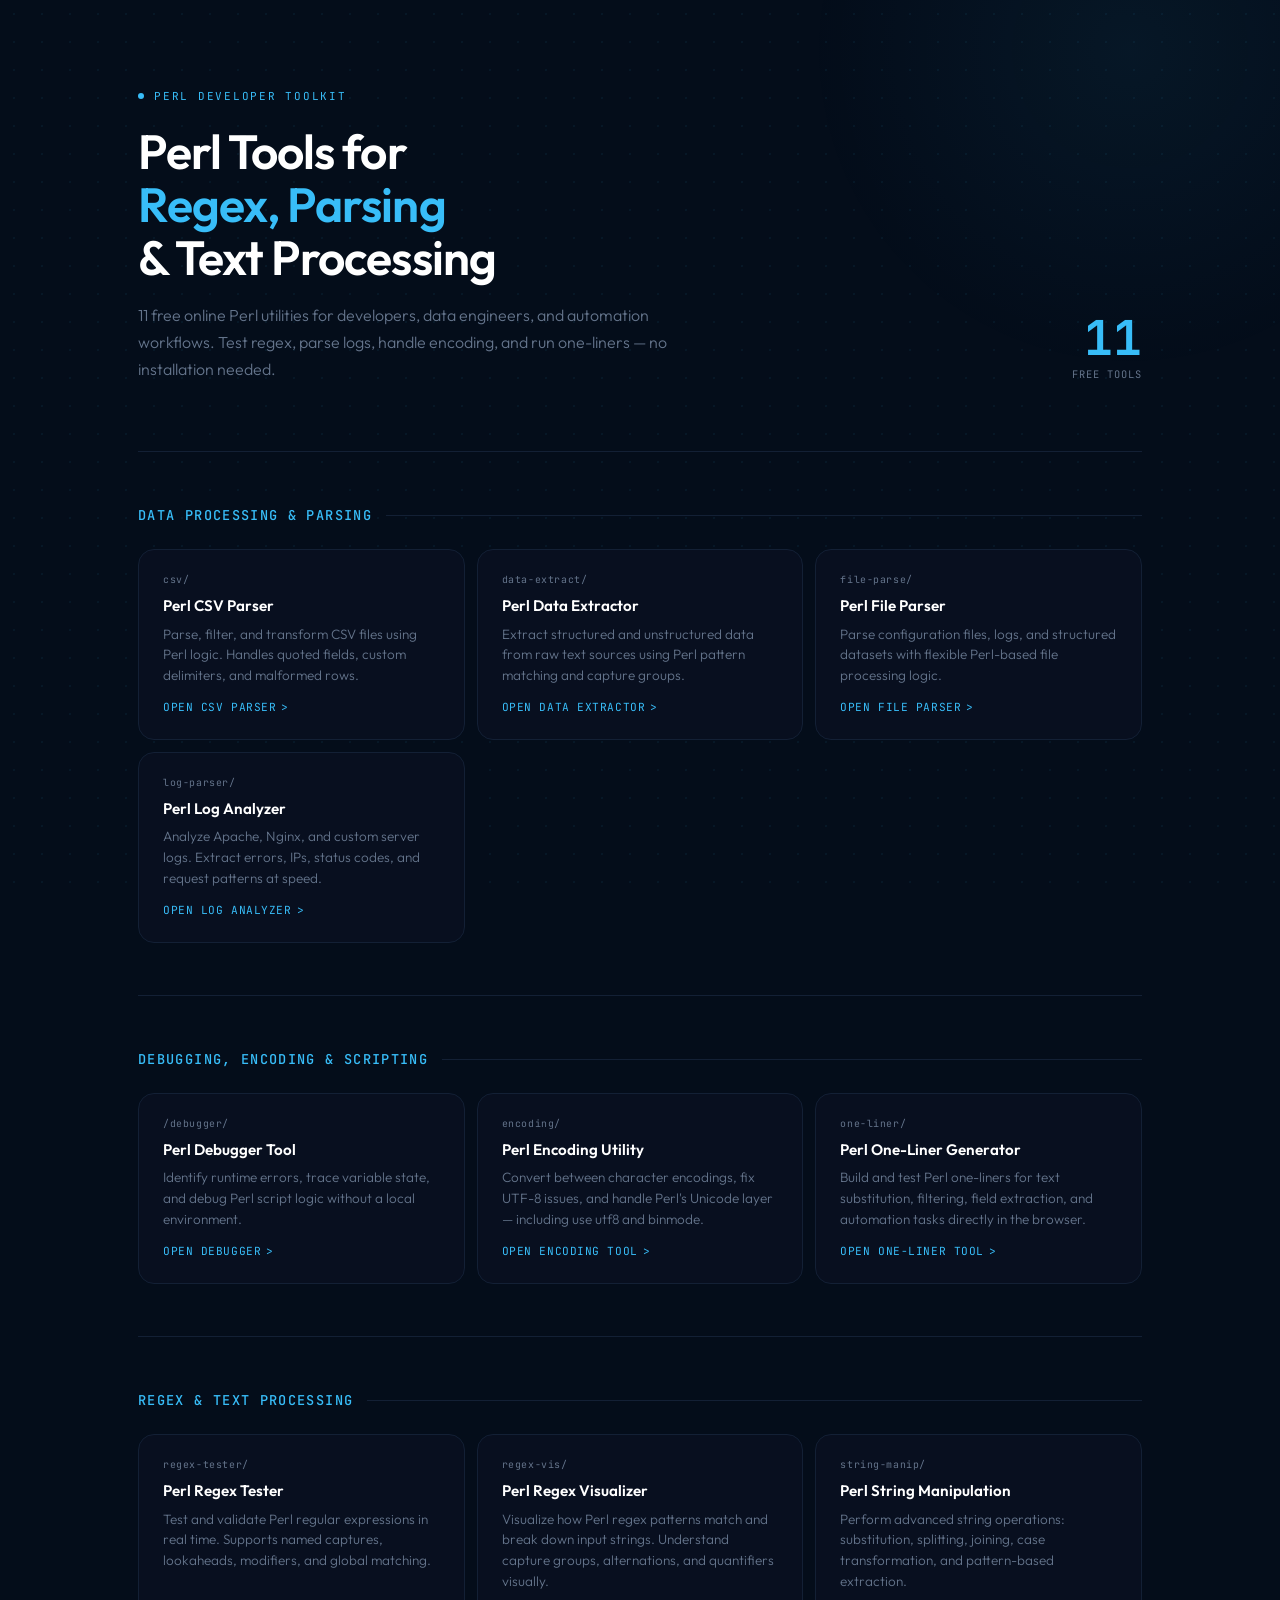
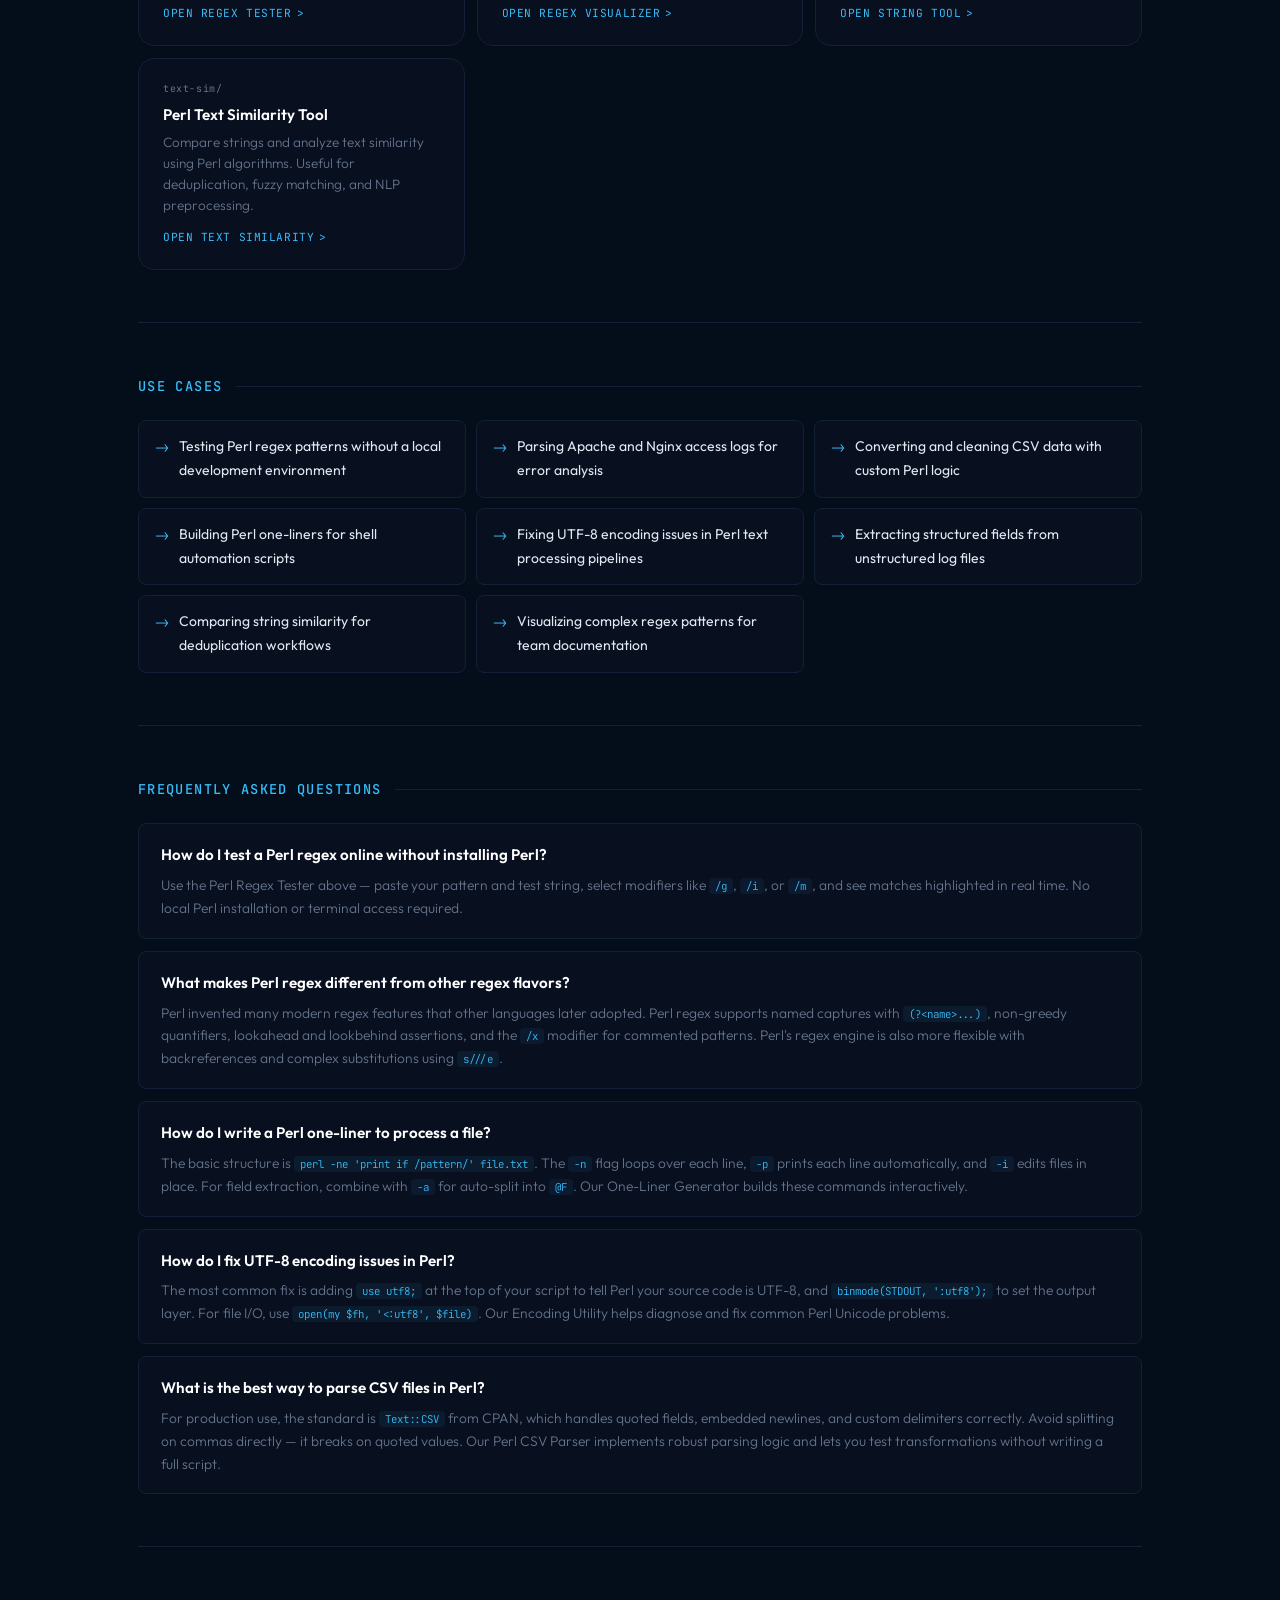
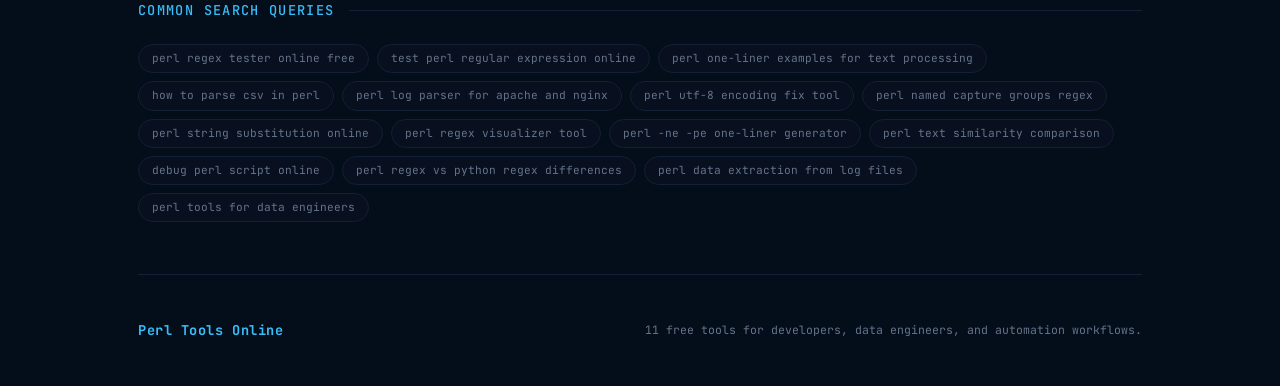
<file: index.html>
<!DOCTYPE html>

<html lang="en">
<head>
<meta charset="UTF-8">
<meta name="viewport" content="width=device-width, initial-scale=1.0">

<title>Perl Tools Online – Regex Tester, CSV Parser, Log Analyzer & Text Processing Utilities</title>
<meta name="description" content="Free online Perl tools for developers: test Perl regex in real time, parse CSV files, analyze server logs, debug scripts, handle encoding, and run one-liners. No installation required.">
<meta name="keywords" content="perl tools online, perl regex tester, perl csv parser, perl log parser, perl debugger online, perl one-liner generator, perl string manipulation, perl text similarity, perl encoding tool, perl regex visualizer, online perl interpreter, test perl regex online free">

<meta name="google-site-verification" content="PkLa_ViOo6FAHpvh8SacceMb95o9tePRdrqLNBz9X1M" />

<meta property="og:title" content="Perl Tools Online - Regex Tester, CSV Parser, Log Analyzer and More">
<meta property="og:description" content="11 free Perl tools for developers: regex testing, CSV parsing, log analysis, encoding, one-liners, and text processing. No installation required.">
<meta property="og:type" content="website">

<link rel="preconnect" href="https://fonts.googleapis.com">
<link rel="preconnect" href="https://fonts.gstatic.com" crossorigin>
<link href="https://fonts.googleapis.com/css2?family=JetBrains+Mono:wght@400;500;700&family=Outfit:wght@300;400;500;600&display=swap" rel="stylesheet">

<style>
:root {
    --bg:        #040d1a;
    --surface:   #080f1f;
    --surface-2: #0c1628;
    --border:    #132035;
    --border-hi: #38bdf840;
    --accent:    #38bdf8;
    --accent-2:  #7dd3fc;
    --accent-dim: rgba(56,189,248,.07);
    --text:      #e2e8f0;
    --muted:     #64748b;
    --success:   #34d399;
    --warning:   #fbbf24;
    --danger:    #f87171;

    --font-display: "Outfit", sans-serif;
    --font-mono:    "JetBrains Mono", monospace;
    --radius:    8px;
    --radius-lg: 16px;
    --transition: 220ms cubic-bezier(.4,0,.2,1);
}

*, *::before, *::after { box-sizing: border-box; margin: 0; padding: 0; }
html { scroll-behavior: smooth; }

body {
    background: var(--bg);
    color: var(--text);
    font-family: var(--font-display);
    font-size: 16px;
    line-height: 1.7;
    min-height: 100vh;
    overflow-x: hidden;
}

/* dot matrix background */
body::before {
    content: "";
    position: fixed;
    inset: 0;
    background-image: radial-gradient(circle, rgba(56,189,248,.06) 1px, transparent 1px);
    background-size: 28px 28px;
    pointer-events: none;
    z-index: 0;
}

body::after {
    content: "";
    position: fixed;
    top: -300px;
    right: -200px;
    width: 700px;
    height: 700px;
    background: radial-gradient(ellipse at center, rgba(56,189,248,.06) 0%, transparent 65%);
    pointer-events: none;
    z-index: 0;
}

.wrapper {
    position: relative;
    z-index: 1;
    max-width: 1060px;
    margin: 0 auto;
    padding: 0 28px;
}

/* HEADER */
header {
    padding: 80px 0 68px;
    border-bottom: 1px solid var(--border);
    animation: fadeUp .6s ease both;
}

.header-inner {
    display: flex;
    align-items: flex-end;
    justify-content: space-between;
    gap: 40px;
    flex-wrap: wrap;
}

.header-left { max-width: 680px; }

.header-eyebrow {
    display: inline-flex;
    align-items: center;
    gap: 10px;
    font-family: var(--font-mono);
    font-size: 11px;
    letter-spacing: .16em;
    text-transform: uppercase;
    color: var(--accent);
    margin-bottom: 20px;
}

.eyebrow-dot {
    width: 6px;
    height: 6px;
    border-radius: 50%;
    background: var(--accent);
    animation: blink 2s ease-in-out infinite;
}

@keyframes blink {
    0%, 100% { opacity: 1; }
    50%       { opacity: .2; }
}

header h1 {
    font-family: var(--font-display);
    font-size: clamp(1.9rem, 4.5vw, 3rem);
    font-weight: 600;
    line-height: 1.1;
    letter-spacing: -.02em;
    color: #fff;
    margin-bottom: 18px;
}

header h1 .hl { color: var(--accent); }

header p {
    font-size: 1rem;
    color: var(--muted);
    font-weight: 300;
    max-width: 540px;
}

/* tool count badge */
.tool-count {
    display: flex;
    flex-direction: column;
    align-items: flex-end;
    gap: 4px;
    flex-shrink: 0;
}

.count-num {
    font-family: var(--font-mono);
    font-size: 3rem;
    font-weight: 700;
    color: var(--accent);
    line-height: 1;
}

.count-label {
    font-family: var(--font-mono);
    font-size: .65rem;
    letter-spacing: .1em;
    text-transform: uppercase;
    color: var(--muted);
}

/* SECTIONS */
section {
    padding: 52px 0;
    border-bottom: 1px solid var(--border);
    animation: fadeUp .6s ease both;
}

section:nth-of-type(1) { animation-delay: .08s; }
section:nth-of-type(2) { animation-delay: .14s; }
section:nth-of-type(3) { animation-delay: .20s; }
section:nth-of-type(4) { animation-delay: .26s; }
section:nth-of-type(5) { animation-delay: .32s; }
section:nth-of-type(6) { animation-delay: .38s; }
section:last-of-type   { border-bottom: none; }

.section-header {
    display: flex;
    align-items: center;
    gap: 14px;
    margin-bottom: 22px;
}

.section-header h2 {
    font-family: var(--font-mono);
    font-size: .85rem;
    font-weight: 500;
    letter-spacing: .1em;
    text-transform: uppercase;
    color: var(--accent);
    white-space: nowrap;
}

.section-rule {
    flex: 1;
    height: 1px;
    background: var(--border);
}

/* TOOLS GRID */
.tools-grid {
    display: grid;
    grid-template-columns: repeat(auto-fill, minmax(280px, 1fr));
    gap: 12px;
}

.tool {
    background: var(--surface);
    border: 1px solid var(--border);
    border-radius: var(--radius-lg);
    padding: 22px 24px;
    display: flex;
    flex-direction: column;
    gap: 8px;
    position: relative;
    overflow: hidden;
    text-decoration: none;
    color: inherit;
    transition: border-color var(--transition), transform var(--transition), box-shadow var(--transition);
}

.tool::before {
    content: "";
    position: absolute;
    top: 0; left: 0; right: 0;
    height: 1px;
    background: linear-gradient(90deg, transparent, var(--accent), transparent);
    opacity: 0;
    transition: opacity var(--transition);
}

.tool:hover {
    border-color: rgba(56,189,248,.35);
    transform: translateY(-3px);
    box-shadow: 0 12px 40px rgba(0,0,0,.5);
}

.tool:hover::before { opacity: 1; }

.tool-path {
    font-family: var(--font-mono);
    font-size: .62rem;
    letter-spacing: .06em;
    color: var(--muted);
}

.tool-name {
    font-size: .95rem;
    font-weight: 600;
    color: #fff;
    line-height: 1.2;
}

.tool-desc {
    font-size: .845rem;
    color: var(--muted);
    font-weight: 300;
    flex: 1;
    line-height: 1.55;
}

.tool-cta {
    display: inline-flex;
    align-items: center;
    gap: 5px;
    font-family: var(--font-mono);
    font-size: .7rem;
    letter-spacing: .05em;
    text-transform: uppercase;
    color: var(--accent);
    margin-top: 4px;
    transition: gap var(--transition);
}

.tool-cta::after {
    content: ">";
    transition: transform var(--transition);
}

.tool:hover .tool-cta { gap: 9px; }
.tool:hover .tool-cta::after { transform: translateX(3px); }

/* USE CASES */
.use-grid {
    display: grid;
    grid-template-columns: repeat(auto-fill, minmax(260px, 1fr));
    gap: 10px;
}

.use-item {
    display: flex;
    gap: 10px;
    align-items: flex-start;
    background: var(--surface);
    border: 1px solid var(--border);
    border-radius: var(--radius);
    padding: 14px 16px;
    font-size: .875rem;
    color: var(--text);
    transition: border-color var(--transition);
}

.use-item:hover { border-color: rgba(56,189,248,.25); }

.use-arrow {
    color: var(--accent);
    font-family: var(--font-mono);
    font-size: .75rem;
    flex-shrink: 0;
    margin-top: 3px;
}

/* FAQ */
.faq-list { display: flex; flex-direction: column; gap: 12px; }

.faq-item {
    background: var(--surface);
    border: 1px solid var(--border);
    border-radius: var(--radius);
    padding: 18px 22px;
    transition: border-color var(--transition);
}

.faq-item:hover { border-color: rgba(56,189,248,.25); }

.faq-q {
    font-size: .95rem;
    font-weight: 600;
    color: #fff;
    margin-bottom: 6px;
}

.faq-a {
    font-size: .865rem;
    color: var(--muted);
    font-weight: 300;
    line-height: 1.65;
}

.faq-a code {
    font-family: var(--font-mono);
    font-size: .78em;
    color: var(--accent);
    background: var(--accent-dim);
    border-radius: 4px;
    padding: 1px 6px;
}

/* LONG-TAIL TAGS */
.tag-cloud {
    display: flex;
    flex-wrap: wrap;
    gap: 8px;
}

.tag {
    font-family: var(--font-mono);
    font-size: .7rem;
    color: var(--muted);
    background: var(--surface);
    border: 1px solid var(--border);
    border-radius: 100px;
    padding: 4px 13px;
    cursor: default;
    transition: color var(--transition), border-color var(--transition), background var(--transition);
}

.tag:hover {
    color: var(--accent);
    border-color: rgba(56,189,248,.3);
    background: var(--accent-dim);
}

/* FOOTER */
footer {
    padding: 44px 0;
    border-top: 1px solid var(--border);
    position: relative;
    z-index: 1;
}

.footer-inner {
    display: flex;
    align-items: center;
    justify-content: space-between;
    gap: 16px;
    flex-wrap: wrap;
}

.footer-brand {
    font-family: var(--font-mono);
    font-size: .85rem;
    font-weight: 700;
    color: var(--accent);
    letter-spacing: .04em;
}

footer p {
    font-family: var(--font-mono);
    font-size: .72rem;
    color: var(--muted);
}

/* ANIMATIONS */
@keyframes fadeUp {
    from { opacity: 0; transform: translateY(16px); }
    to   { opacity: 1; transform: translateY(0); }
}

@media (max-width: 640px) {
    header { padding: 52px 0 44px; }
    .header-inner { flex-direction: column; align-items: flex-start; }
    .tool-count { align-items: flex-start; }
    .tools-grid { grid-template-columns: 1fr; }
    .use-grid   { grid-template-columns: 1fr; }
}
</style>

</head>

<body>
<div class="wrapper">

<!-- HEADER -->
<header>
    <div class="header-inner">
        <div class="header-left">
            <div class="header-eyebrow">
                <span class="eyebrow-dot"></span>
                Perl Developer Toolkit
            </div>
            <h1>
                Perl Tools for<br>
                <span class="hl">Regex, Parsing</span><br>
                &amp; Text Processing
            </h1>
            <p>
                11 free online Perl utilities for developers, data engineers, and automation workflows.
                Test regex, parse logs, handle encoding, and run one-liners — no installation needed.
            </p>
        </div>
        <div class="tool-count">
            <span class="count-num">11</span>
            <span class="count-label">Free tools</span>
        </div>
    </div>
</header>

<!-- DATA PROCESSING -->
<section>
    <div class="section-header">
        <h2>Data Processing &amp; Parsing</h2>
        <span class="section-rule"></span>
    </div>
    <div class="tools-grid">

        <a class="tool" href="csv/">
            <span class="tool-path">csv/</span>
            <span class="tool-name">Perl CSV Parser</span>
            <span class="tool-desc">Parse, filter, and transform CSV files using Perl logic. Handles quoted fields, custom delimiters, and malformed rows.</span>
            <span class="tool-cta">Open CSV Parser</span>
        </a>

        <a class="tool" href="data-extract/">
            <span class="tool-path">data-extract/</span>
            <span class="tool-name">Perl Data Extractor</span>
            <span class="tool-desc">Extract structured and unstructured data from raw text sources using Perl pattern matching and capture groups.</span>
            <span class="tool-cta">Open Data Extractor</span>
        </a>

        <a class="tool" href="file-parse/">
            <span class="tool-path">file-parse/</span>
            <span class="tool-name">Perl File Parser</span>
            <span class="tool-desc">Parse configuration files, logs, and structured datasets with flexible Perl-based file processing logic.</span>
            <span class="tool-cta">Open File Parser</span>
        </a>

        <a class="tool" href="log-parser/">
            <span class="tool-path">log-parser/</span>
            <span class="tool-name">Perl Log Analyzer</span>
            <span class="tool-desc">Analyze Apache, Nginx, and custom server logs. Extract errors, IPs, status codes, and request patterns at speed.</span>
            <span class="tool-cta">Open Log Analyzer</span>
        </a>

    </div>
</section>

<!-- DEBUGGING & SCRIPTING -->
<section>
    <div class="section-header">
        <h2>Debugging, Encoding &amp; Scripting</h2>
        <span class="section-rule"></span>
    </div>
    <div class="tools-grid">

        <a class="tool" href="debugger/">
            <span class="tool-path">/debugger/</span>
            <span class="tool-name">Perl Debugger Tool</span>
            <span class="tool-desc">Identify runtime errors, trace variable state, and debug Perl script logic without a local environment.</span>
            <span class="tool-cta">Open Debugger</span>
        </a>

        <a class="tool" href="encoding/">
            <span class="tool-path">encoding/</span>
            <span class="tool-name">Perl Encoding Utility</span>
            <span class="tool-desc">Convert between character encodings, fix UTF-8 issues, and handle Perl's Unicode layer — including use utf8 and binmode.</span>
            <span class="tool-cta">Open Encoding Tool</span>
        </a>

        <a class="tool" href="one-liner/">
            <span class="tool-path">one-liner/</span>
            <span class="tool-name">Perl One-Liner Generator</span>
            <span class="tool-desc">Build and test Perl one-liners for text substitution, filtering, field extraction, and automation tasks directly in the browser.</span>
            <span class="tool-cta">Open One-Liner Tool</span>
        </a>

    </div>
</section>

<!-- REGEX & TEXT -->
<section>
    <div class="section-header">
        <h2>Regex &amp; Text Processing</h2>
        <span class="section-rule"></span>
    </div>
    <div class="tools-grid">

        <a class="tool" href="regex-tester/">
            <span class="tool-path">regex-tester/</span>
            <span class="tool-name">Perl Regex Tester</span>
            <span class="tool-desc">Test and validate Perl regular expressions in real time. Supports named captures, lookaheads, modifiers, and global matching.</span>
            <span class="tool-cta">Open Regex Tester</span>
        </a>

        <a class="tool" href="regex-vis/">
            <span class="tool-path">regex-vis/</span>
            <span class="tool-name">Perl Regex Visualizer</span>
            <span class="tool-desc">Visualize how Perl regex patterns match and break down input strings. Understand capture groups, alternations, and quantifiers visually.</span>
            <span class="tool-cta">Open Regex Visualizer</span>
        </a>

        <a class="tool" href="string-manip/">
            <span class="tool-path">string-manip/</span>
            <span class="tool-name">Perl String Manipulation</span>
            <span class="tool-desc">Perform advanced string operations: substitution, splitting, joining, case transformation, and pattern-based extraction.</span>
            <span class="tool-cta">Open String Tool</span>
        </a>

        <a class="tool" href="text-sim/">
            <span class="tool-path">text-sim/</span>
            <span class="tool-name">Perl Text Similarity Tool</span>
            <span class="tool-desc">Compare strings and analyze text similarity using Perl algorithms. Useful for deduplication, fuzzy matching, and NLP preprocessing.</span>
            <span class="tool-cta">Open Text Similarity</span>
        </a>

    </div>
</section>

<!-- USE CASES -->
<section>
    <div class="section-header">
        <h2>Use Cases</h2>
        <span class="section-rule"></span>
    </div>
    <div class="use-grid">
        <div class="use-item"><span class="use-arrow">-&gt;</span>Testing Perl regex patterns without a local development environment</div>
        <div class="use-item"><span class="use-arrow">-&gt;</span>Parsing Apache and Nginx access logs for error analysis</div>
        <div class="use-item"><span class="use-arrow">-&gt;</span>Converting and cleaning CSV data with custom Perl logic</div>
        <div class="use-item"><span class="use-arrow">-&gt;</span>Building Perl one-liners for shell automation scripts</div>
        <div class="use-item"><span class="use-arrow">-&gt;</span>Fixing UTF-8 encoding issues in Perl text processing pipelines</div>
        <div class="use-item"><span class="use-arrow">-&gt;</span>Extracting structured fields from unstructured log files</div>
        <div class="use-item"><span class="use-arrow">-&gt;</span>Comparing string similarity for deduplication workflows</div>
        <div class="use-item"><span class="use-arrow">-&gt;</span>Visualizing complex regex patterns for team documentation</div>
    </div>
</section>

<!-- FAQ -->
<section>
    <div class="section-header">
        <h2>Frequently Asked Questions</h2>
        <span class="section-rule"></span>
    </div>
    <div class="faq-list">

        <div class="faq-item">
            <p class="faq-q">How do I test a Perl regex online without installing Perl?</p>
            <p class="faq-a">Use the Perl Regex Tester above — paste your pattern and test string, select modifiers like <code>/g</code>, <code>/i</code>, or <code>/m</code>, and see matches highlighted in real time. No local Perl installation or terminal access required.</p>
        </div>

        <div class="faq-item">
            <p class="faq-q">What makes Perl regex different from other regex flavors?</p>
            <p class="faq-a">Perl invented many modern regex features that other languages later adopted. Perl regex supports named captures with <code>(?&lt;name&gt;...)</code>, non-greedy quantifiers, lookahead and lookbehind assertions, and the <code>/x</code> modifier for commented patterns. Perl's regex engine is also more flexible with backreferences and complex substitutions using <code>s///e</code>.</p>
        </div>

        <div class="faq-item">
            <p class="faq-q">How do I write a Perl one-liner to process a file?</p>
            <p class="faq-a">The basic structure is <code>perl -ne 'print if /pattern/' file.txt</code>. The <code>-n</code> flag loops over each line, <code>-p</code> prints each line automatically, and <code>-i</code> edits files in place. For field extraction, combine with <code>-a</code> for auto-split into <code>@F</code>. Our One-Liner Generator builds these commands interactively.</p>
        </div>

        <div class="faq-item">
            <p class="faq-q">How do I fix UTF-8 encoding issues in Perl?</p>
            <p class="faq-a">The most common fix is adding <code>use utf8;</code> at the top of your script to tell Perl your source code is UTF-8, and <code>binmode(STDOUT, ':utf8');</code> to set the output layer. For file I/O, use <code>open(my $fh, '&lt;:utf8', $file)</code>. Our Encoding Utility helps diagnose and fix common Perl Unicode problems.</p>
        </div>

        <div class="faq-item">
            <p class="faq-q">What is the best way to parse CSV files in Perl?</p>
            <p class="faq-a">For production use, the standard is <code>Text::CSV</code> from CPAN, which handles quoted fields, embedded newlines, and custom delimiters correctly. Avoid splitting on commas directly — it breaks on quoted values. Our Perl CSV Parser implements robust parsing logic and lets you test transformations without writing a full script.</p>
        </div>

    </div>
</section>

<!-- LONG-TAIL QUERIES -->
<section>
    <div class="section-header">
        <h2>Common Search Queries</h2>
        <span class="section-rule"></span>
    </div>
    <div class="tag-cloud">
        <span class="tag">perl regex tester online free</span>
        <span class="tag">test perl regular expression online</span>
        <span class="tag">perl one-liner examples for text processing</span>
        <span class="tag">how to parse csv in perl</span>
        <span class="tag">perl log parser for apache and nginx</span>
        <span class="tag">perl utf-8 encoding fix tool</span>
        <span class="tag">perl named capture groups regex</span>
        <span class="tag">perl string substitution online</span>
        <span class="tag">perl regex visualizer tool</span>
        <span class="tag">perl -ne -pe one-liner generator</span>
        <span class="tag">perl text similarity comparison</span>
        <span class="tag">debug perl script online</span>
        <span class="tag">perl regex vs python regex differences</span>
        <span class="tag">perl data extraction from log files</span>
        <span class="tag">perl tools for data engineers</span>
    </div>
</section>

<!-- FOOTER -->
<footer>
    <div class="footer-inner">
        <span class="footer-brand">Perl Tools Online</span>
        <p>11 free tools for developers, data engineers, and automation workflows.</p>
    </div>
</footer>


</div>
</body>
</html>
</file>
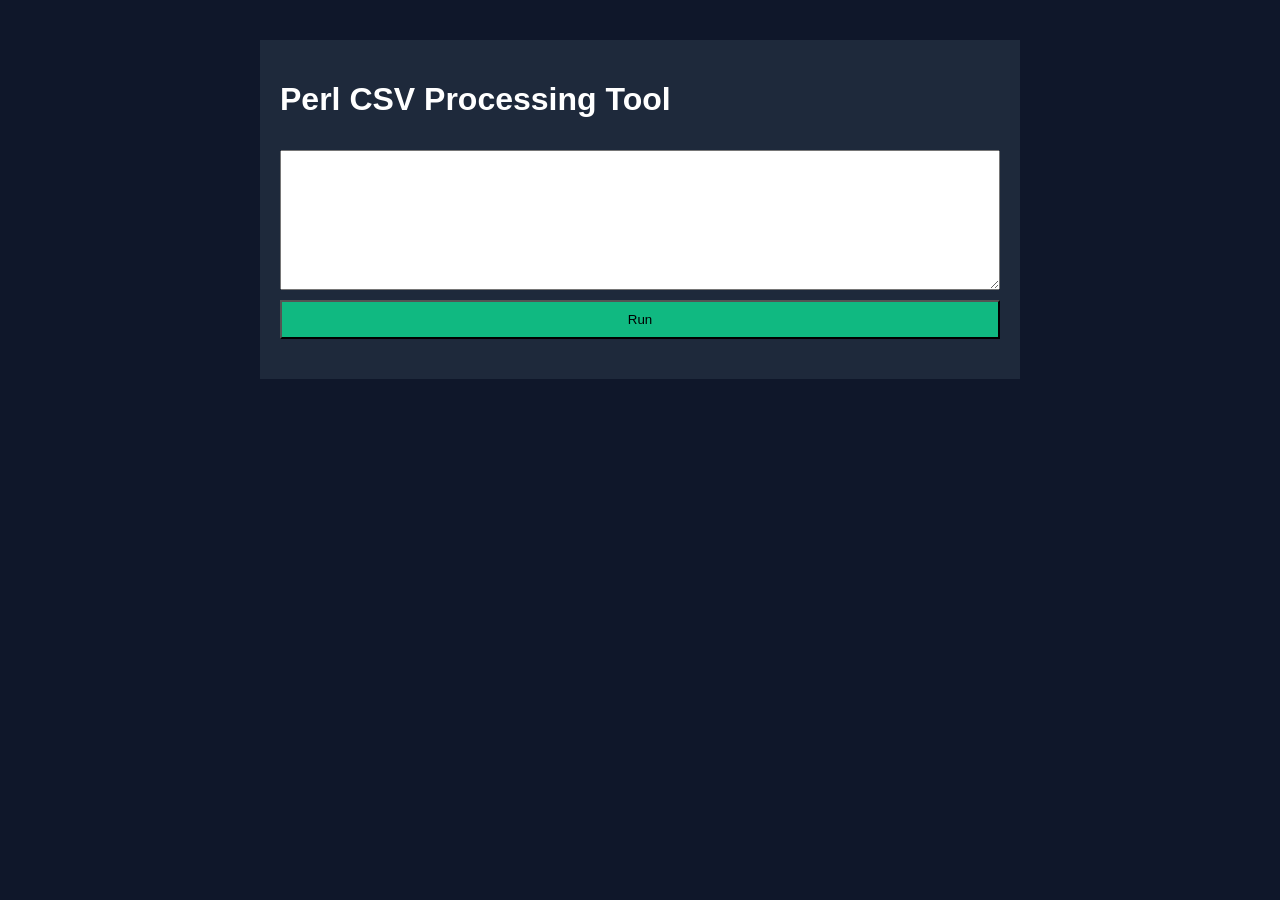
<file: csv/index.html>
<html><head><meta charset='UTF-8'><title>Perl CSV Processing Tool</title><meta name='viewport' content='width=device-width, initial-scale=1.0'><link rel='stylesheet' href='styles.css'></head><body><div class='container'><h1>Perl CSV Processing Tool</h1><textarea id='csv'></textarea><button onclick='run()'>Run</button><div id='res' class='result'></div></div><script src='script.js'></script></body></html>
</file>
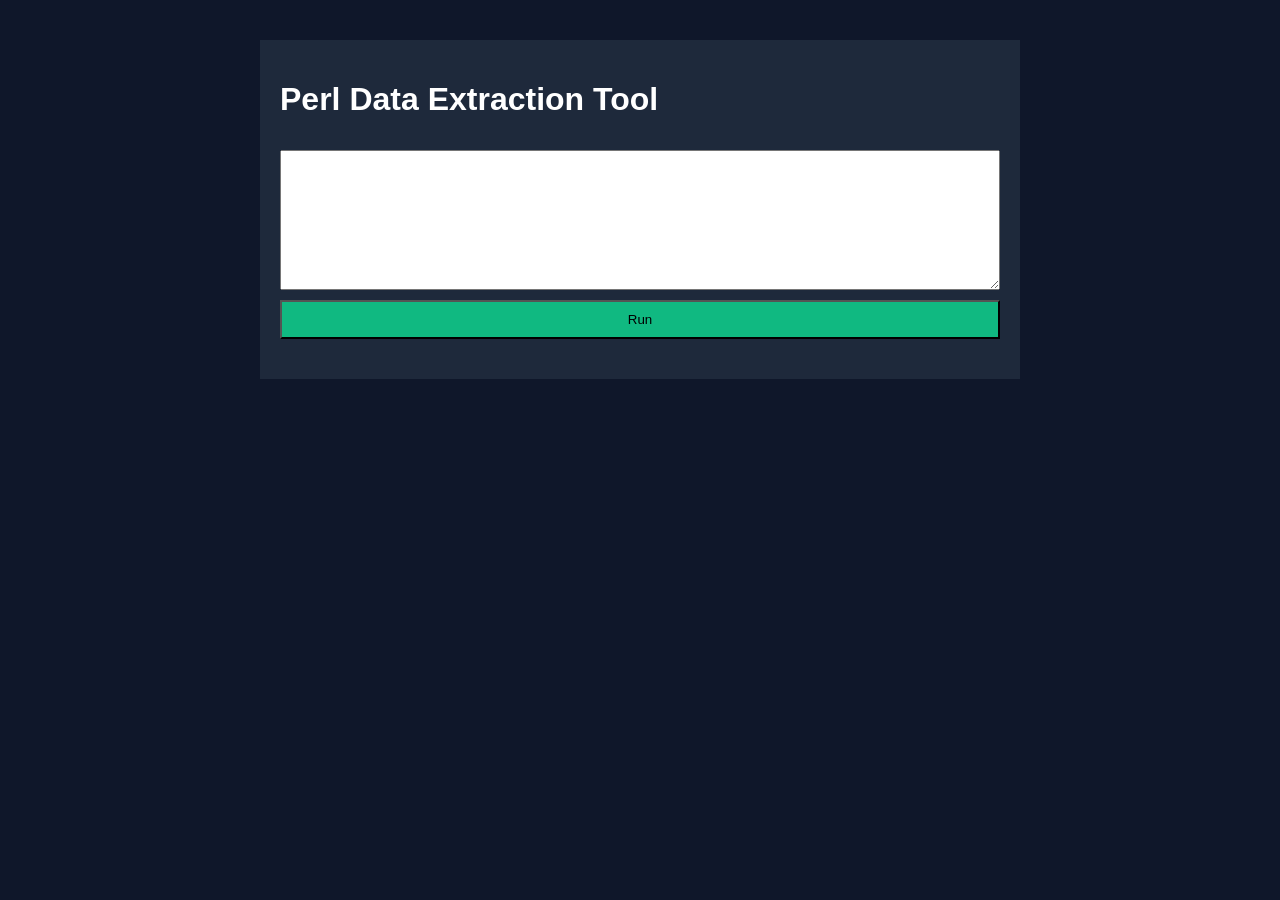
<file: data-extract/index.html>
<html><head><meta charset='UTF-8'><title>Perl Data Extraction Tool</title><meta name='viewport' content='width=device-width, initial-scale=1.0'><link rel='stylesheet' href='styles.css'></head><body><div class='container'><h1>Perl Data Extraction Tool</h1><textarea id='text'></textarea><button onclick='run()'>Run</button><div id='res' class='result'></div></div><script src='script.js'></script></body></html>
</file>
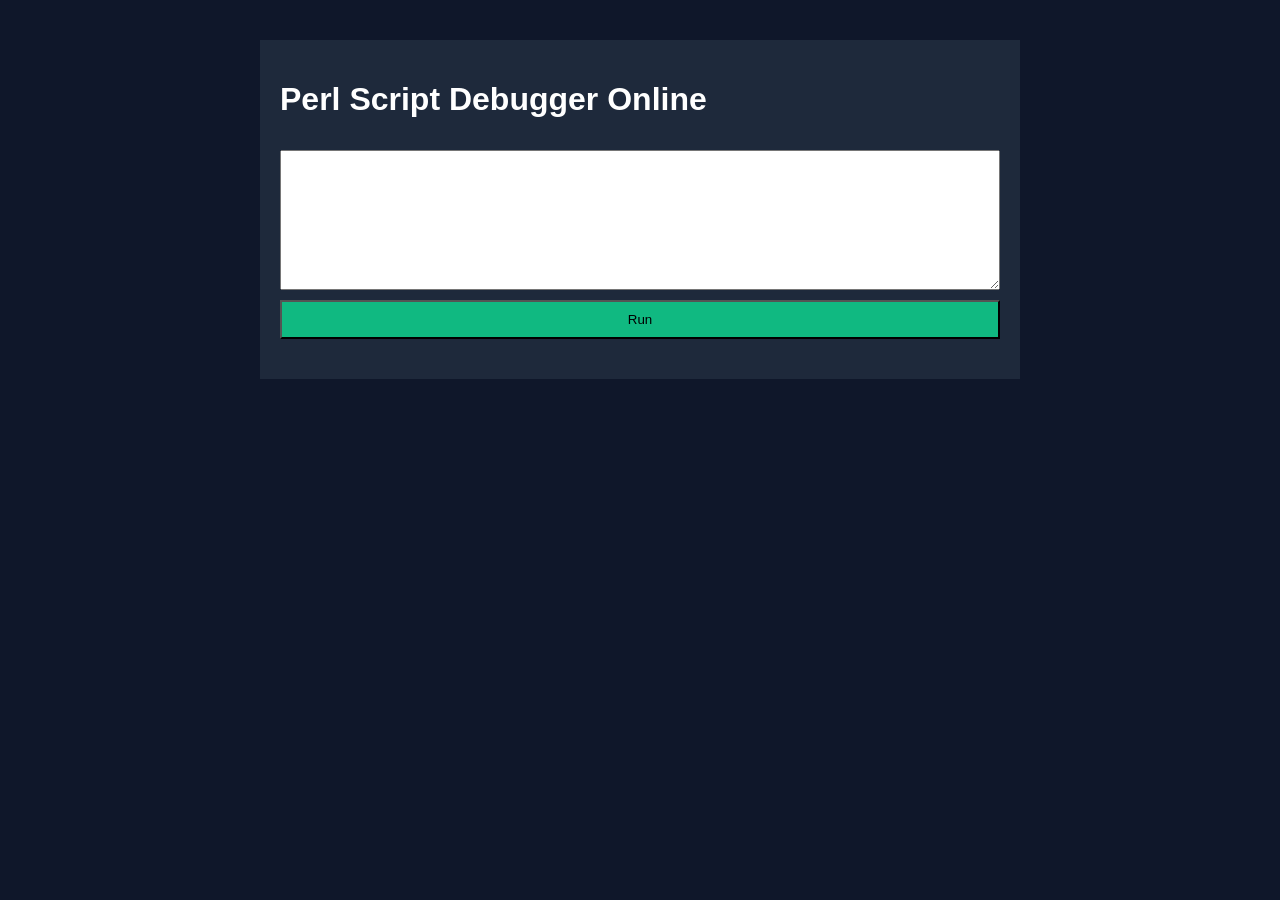
<file: debugger/index.html>
<html><head><meta charset='UTF-8'><title>Perl Script Debugger Online</title><meta name='viewport' content='width=device-width, initial-scale=1.0'><link rel='stylesheet' href='styles.css'></head><body><div class='container'><h1>Perl Script Debugger Online</h1><textarea id='code'></textarea><button onclick='run()'>Run</button><div id='res' class='result'></div></div><script src='script.js'></script></body></html>
</file>
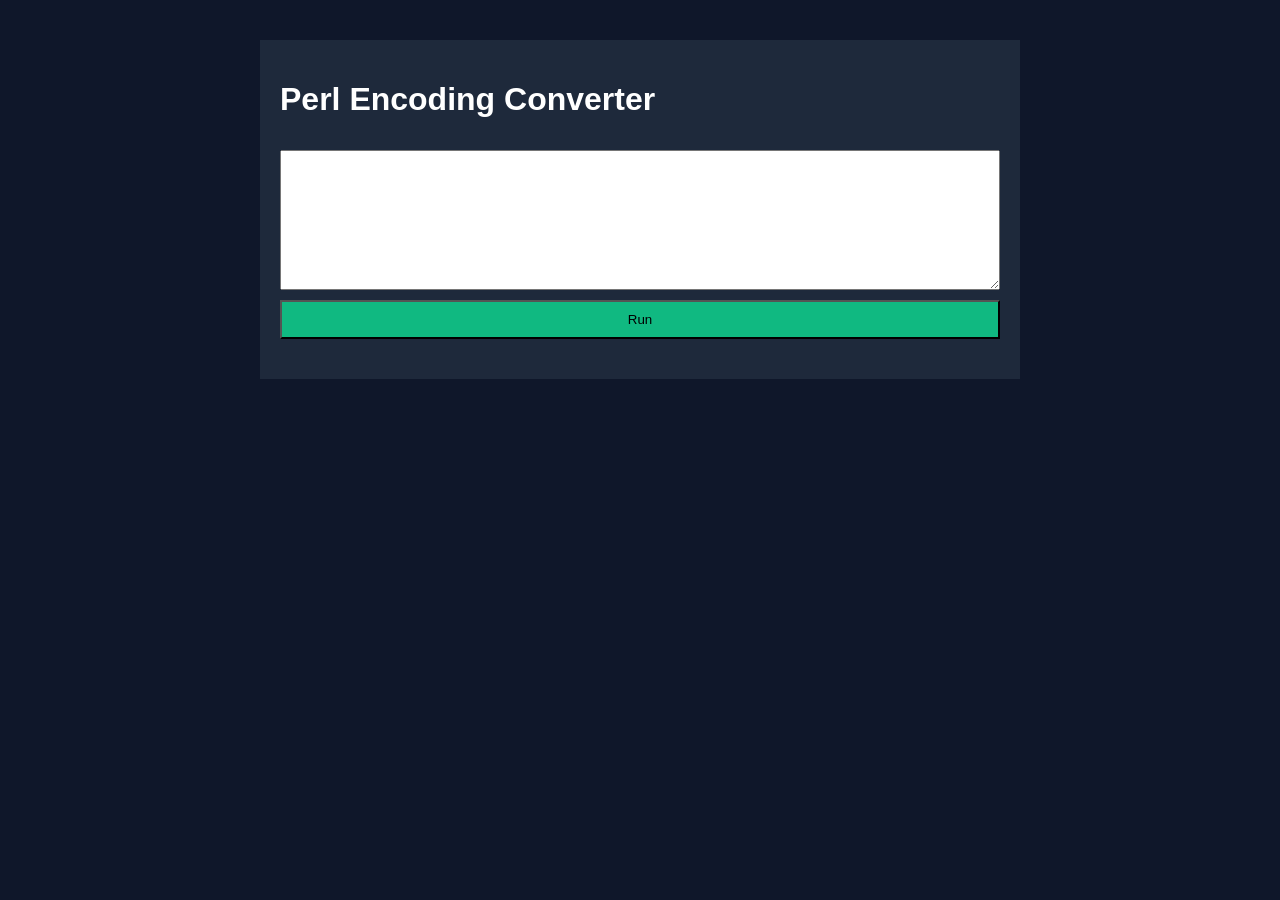
<file: encoding/index.html>
<html><head><meta charset='UTF-8'><title>Perl Encoding Converter</title><meta name='viewport' content='width=device-width, initial-scale=1.0'><link rel='stylesheet' href='styles.css'></head><body><div class='container'><h1>Perl Encoding Converter</h1><textarea id='text'></textarea><button onclick='run()'>Run</button><div id='res' class='result'></div></div><script src='script.js'></script></body></html>
</file>
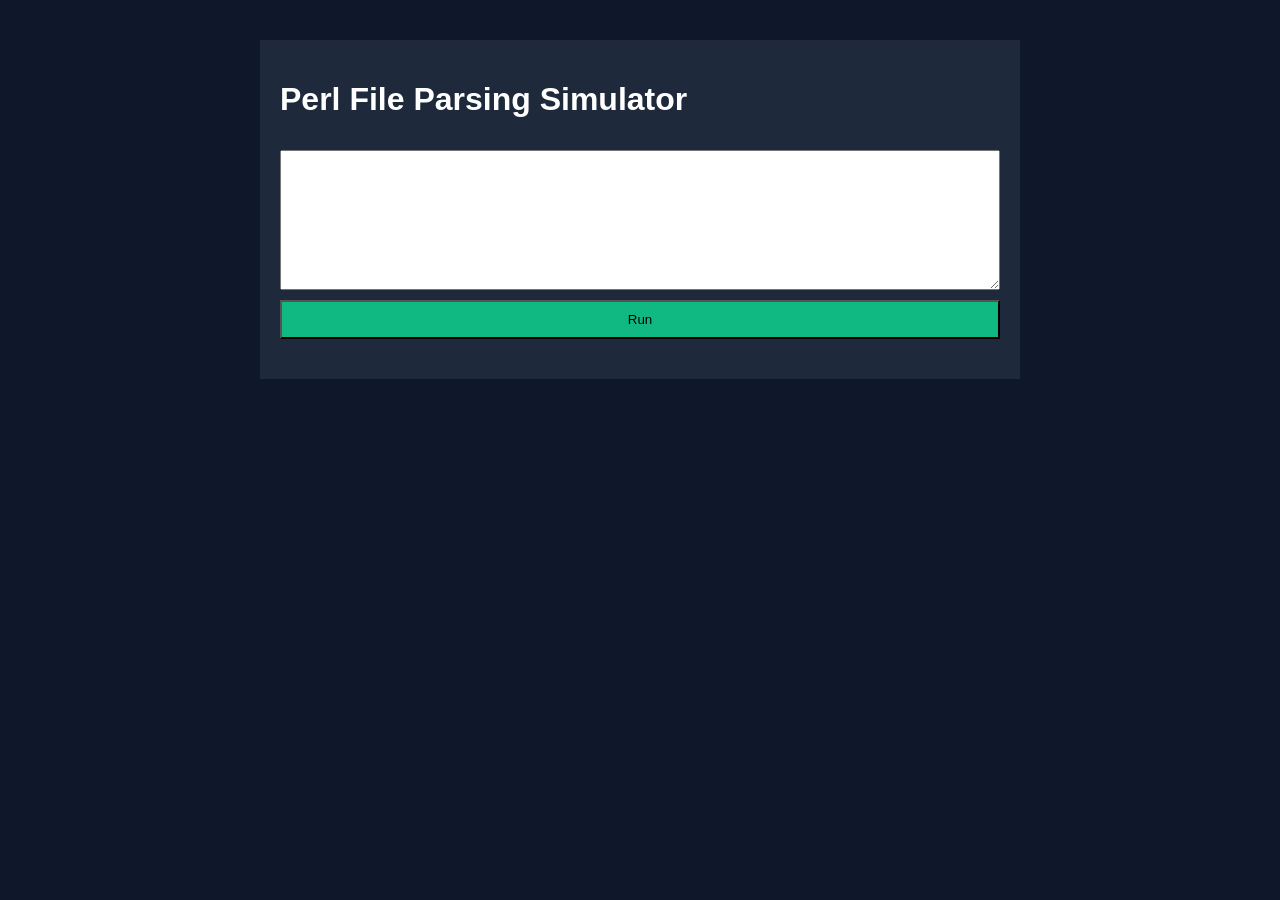
<file: file-parse/index.html>
<html><head><meta charset='UTF-8'><title>Perl File Parsing Simulator</title><meta name='viewport' content='width=device-width, initial-scale=1.0'><link rel='stylesheet' href='styles.css'></head><body><div class='container'><h1>Perl File Parsing Simulator</h1><textarea id='file'></textarea><button onclick='run()'>Run</button><div id='res' class='result'></div></div><script src='script.js'></script></body></html>
</file>
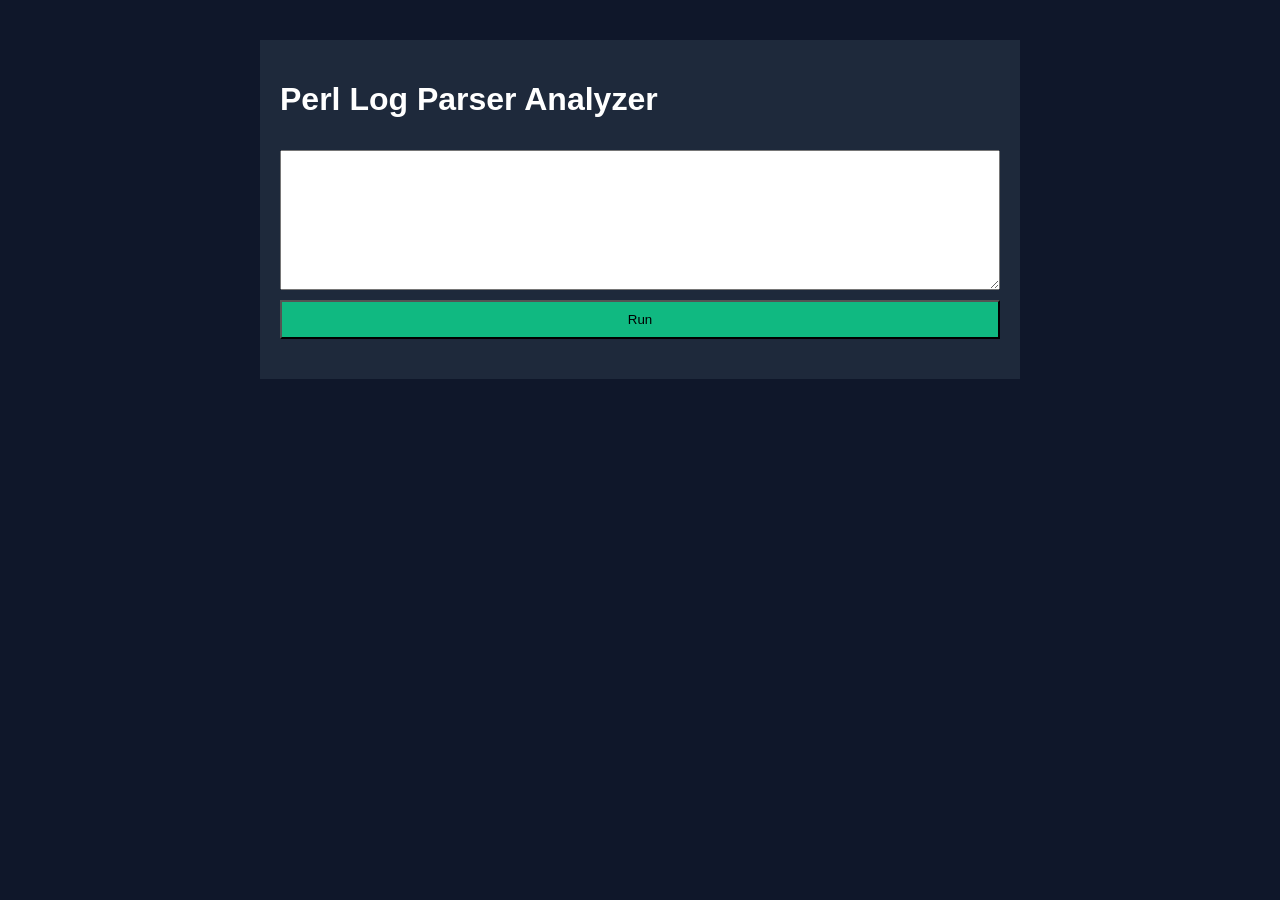
<file: log-parser/index.html>
<html><head><meta charset='UTF-8'><title>Perl Log Parser Analyzer</title><meta name='viewport' content='width=device-width, initial-scale=1.0'><link rel='stylesheet' href='styles.css'></head><body><div class='container'><h1>Perl Log Parser Analyzer</h1><textarea id='log'></textarea><button onclick='run()'>Run</button><div id='res' class='result'></div></div><script src='script.js'></script></body></html>
</file>
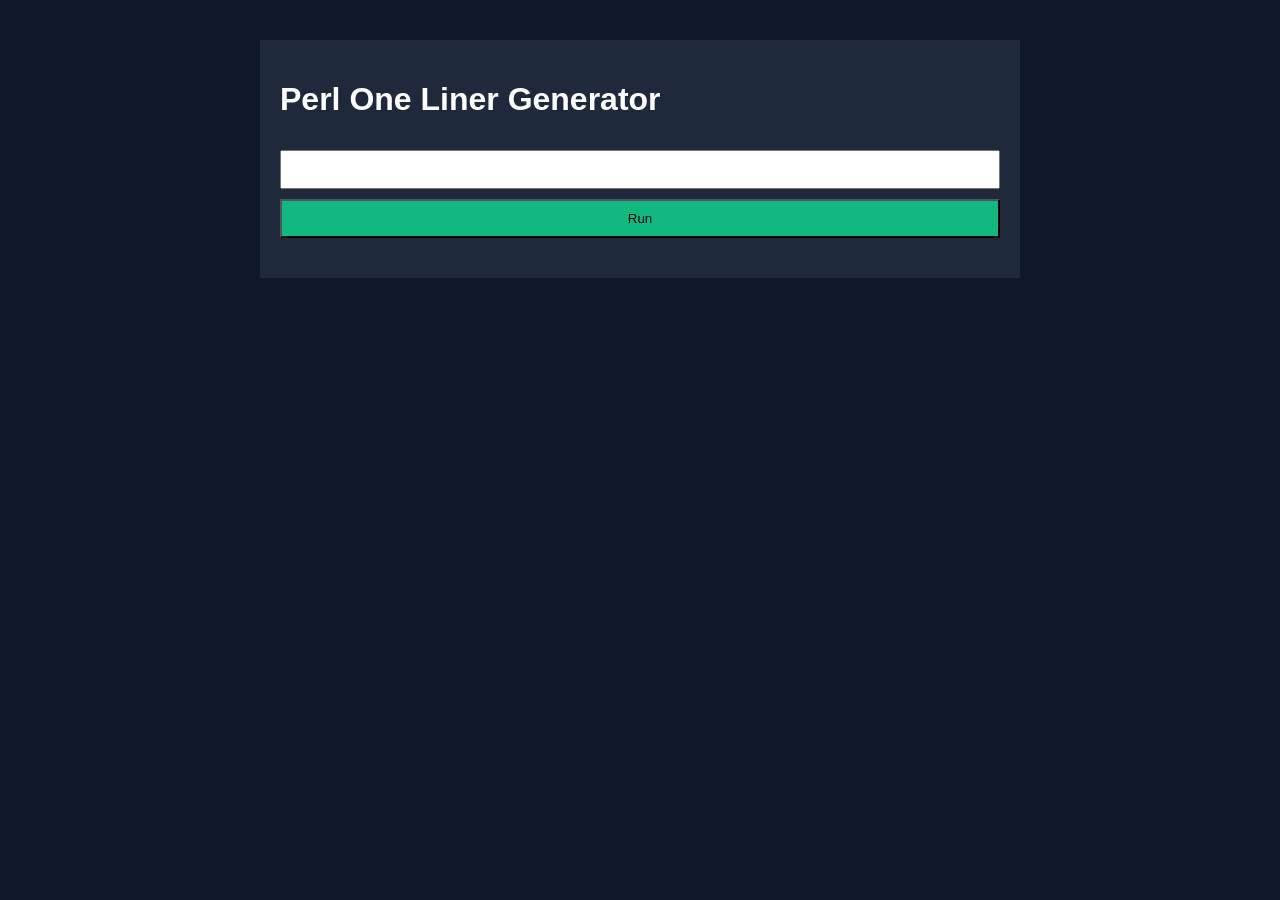
<file: one-liner/index.html>
<html><head><meta charset='UTF-8'><title>Perl One Liner Generator</title><meta name='viewport' content='width=device-width, initial-scale=1.0'><link rel='stylesheet' href='styles.css'></head><body><div class='container'><h1>Perl One Liner Generator</h1><input id='task'><button onclick='run()'>Run</button><div id='res' class='result'></div></div><script src='script.js'></script></body></html>
</file>
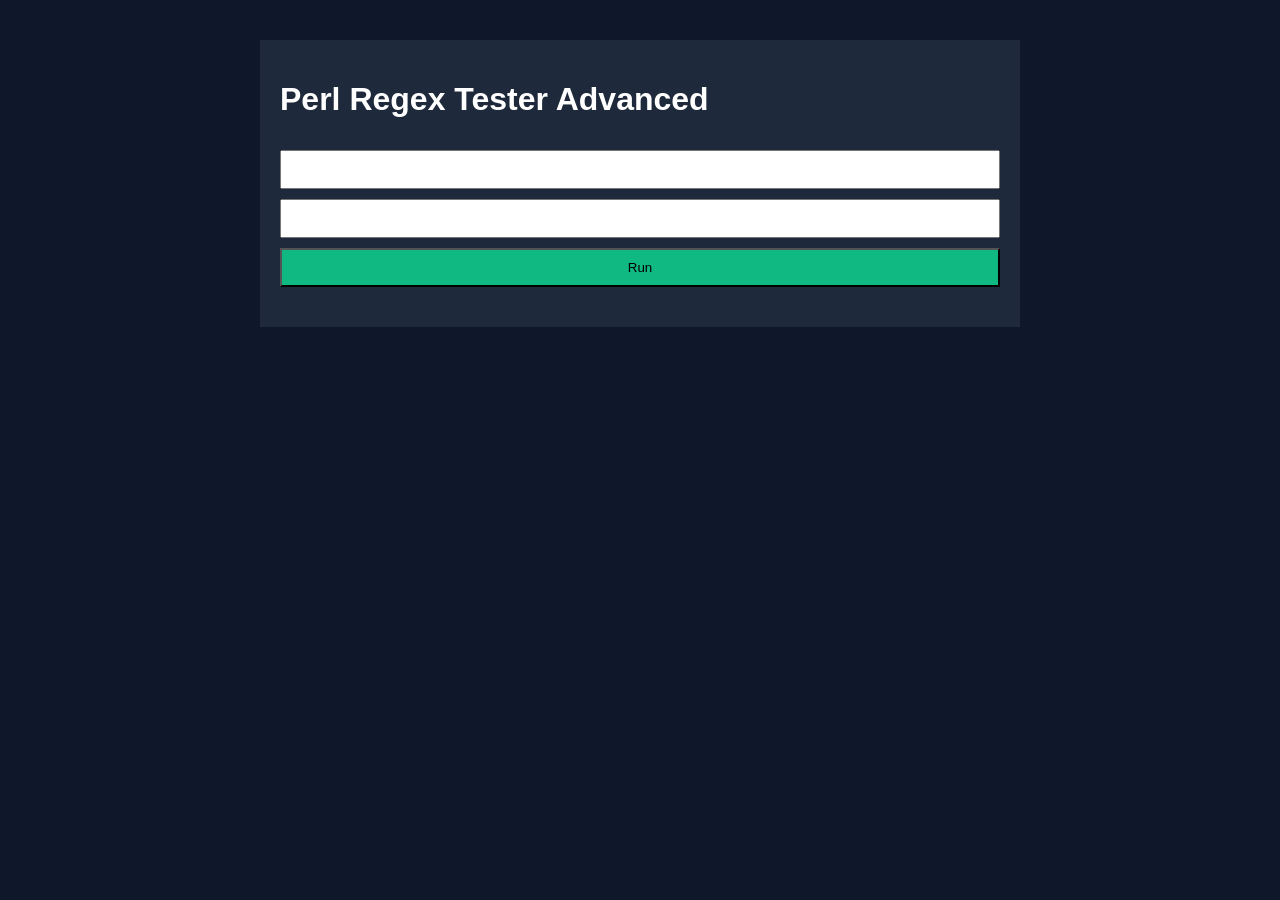
<file: regex-tester/index.html>
<html><head><meta charset='UTF-8'><title>Perl Regex Tester Advanced</title><meta name='viewport' content='width=device-width, initial-scale=1.0'><link rel='stylesheet' href='styles.css'></head><body><div class='container'><h1>Perl Regex Tester Advanced</h1><input id='pattern'><input id='text'><button onclick='run()'>Run</button><div id='res' class='result'></div></div><script src='script.js'></script></body></html>
</file>
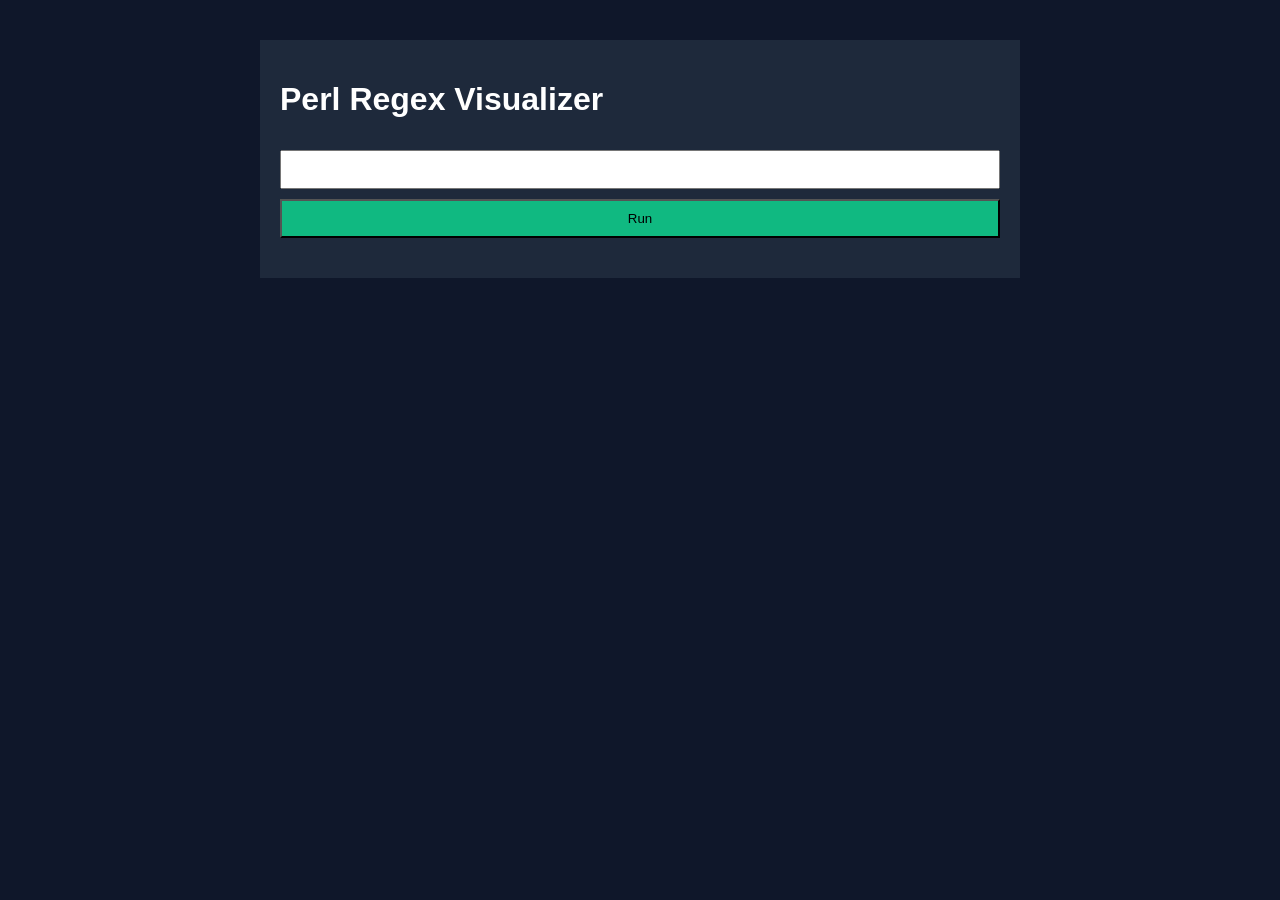
<file: regex-vis/index.html>
<html><head><meta charset='UTF-8'><title>Perl Regex Visualizer</title><meta name='viewport' content='width=device-width, initial-scale=1.0'><link rel='stylesheet' href='styles.css'></head><body><div class='container'><h1>Perl Regex Visualizer</h1><input id='pattern'><button onclick='run()'>Run</button><div id='res' class='result'></div></div><script src='script.js'></script></body></html>
</file>
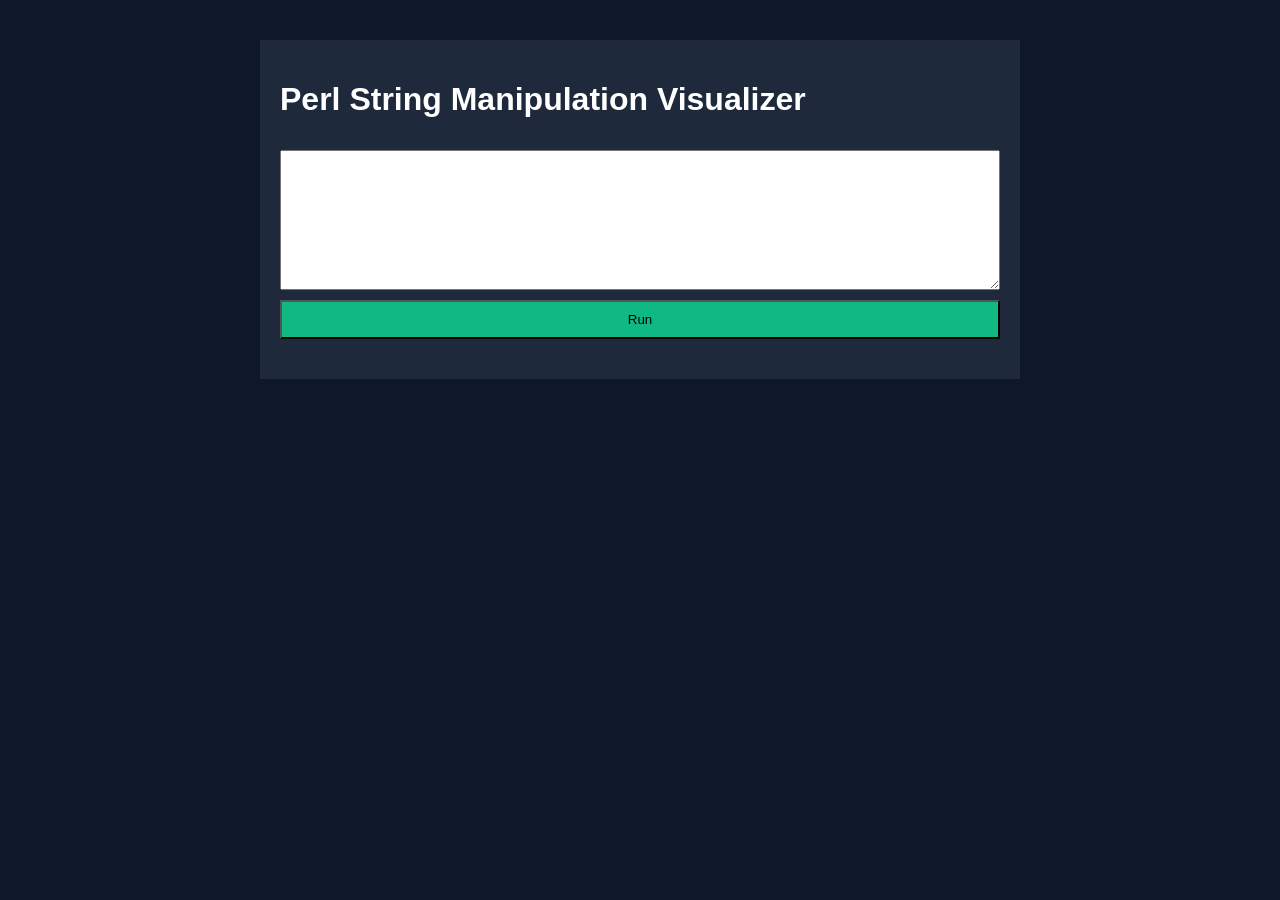
<file: string-manip/index.html>
<html><head><meta charset='UTF-8'><title>Perl String Manipulation Visualizer</title><meta name='viewport' content='width=device-width, initial-scale=1.0'><link rel='stylesheet' href='styles.css'></head><body><div class='container'><h1>Perl String Manipulation Visualizer</h1><textarea id='text'></textarea><button onclick='run()'>Run</button><div id='res' class='result'></div></div><script src='script.js'></script></body></html>
</file>
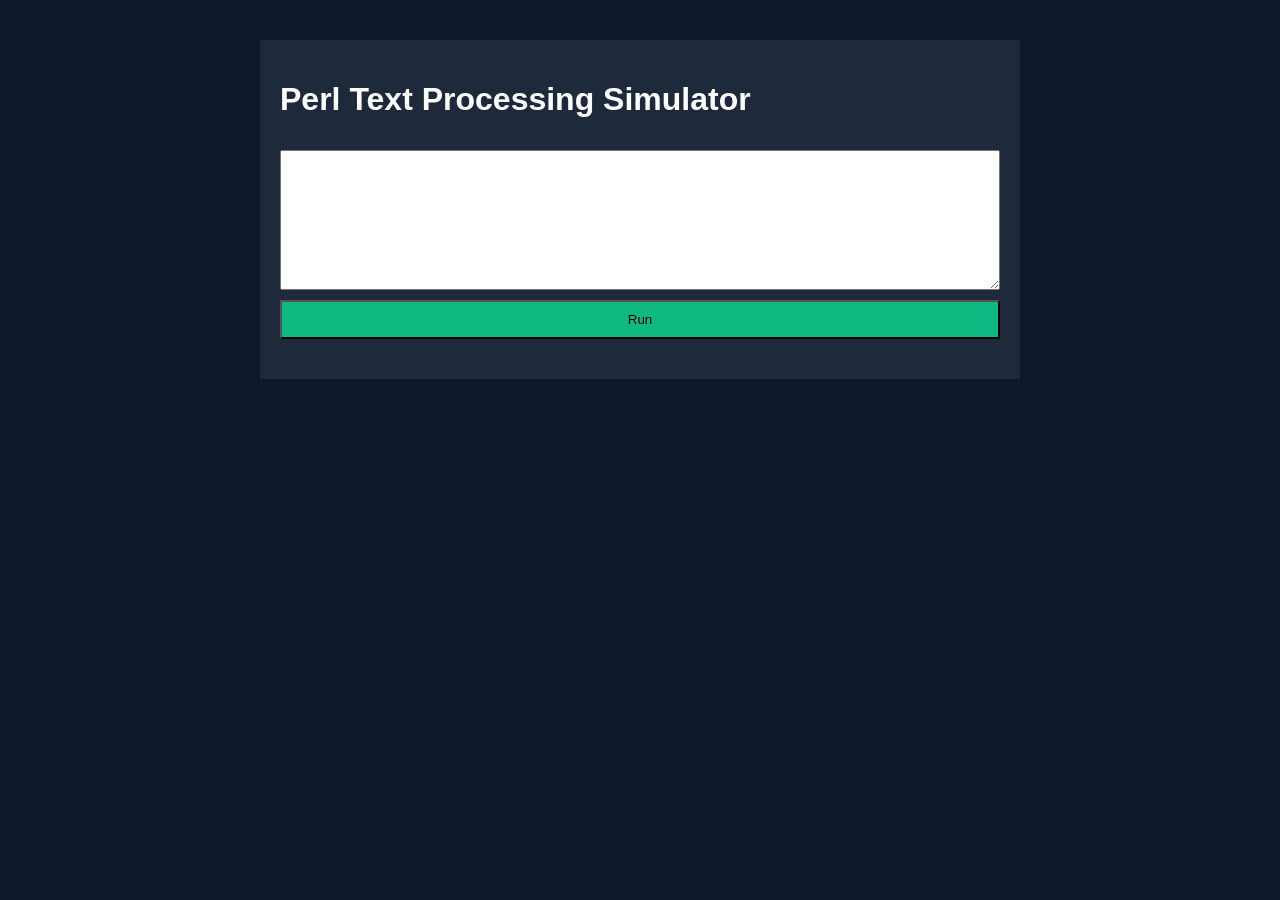
<file: text-sim/index.html>
<html><head><meta charset='UTF-8'><title>Perl Text Processing Simulator</title><meta name='viewport' content='width=device-width, initial-scale=1.0'><link rel='stylesheet' href='styles.css'></head><body><div class='container'><h1>Perl Text Processing Simulator</h1><textarea id='text'></textarea><button onclick='run()'>Run</button><div id='res' class='result'></div></div><script src='script.js'></script></body></html>
</file>
<file: csv/styles.css>
body{font-family:Arial;background:#0f172a;color:#fff}.container{max-width:720px;margin:40px auto;padding:20px;background:#1e293b}textarea,input{width:100%;margin-top:10px;padding:10px}textarea{height:140px}button{margin-top:10px;width:100%;padding:10px;background:#10b981}.result{margin-top:20px;white-space:pre-wrap}
</file>
<file: data-extract/styles.css>
body{font-family:Arial;background:#0f172a;color:#fff}.container{max-width:720px;margin:40px auto;padding:20px;background:#1e293b}textarea,input{width:100%;margin-top:10px;padding:10px}textarea{height:140px}button{margin-top:10px;width:100%;padding:10px;background:#10b981}.result{margin-top:20px;white-space:pre-wrap}
</file>
<file: debugger/styles.css>
body{font-family:Arial;background:#0f172a;color:#fff}.container{max-width:720px;margin:40px auto;padding:20px;background:#1e293b}textarea,input{width:100%;margin-top:10px;padding:10px}textarea{height:140px}button{margin-top:10px;width:100%;padding:10px;background:#10b981}.result{margin-top:20px;white-space:pre-wrap}
</file>
<file: encoding/styles.css>
body{font-family:Arial;background:#0f172a;color:#fff}.container{max-width:720px;margin:40px auto;padding:20px;background:#1e293b}textarea,input{width:100%;margin-top:10px;padding:10px}textarea{height:140px}button{margin-top:10px;width:100%;padding:10px;background:#10b981}.result{margin-top:20px;white-space:pre-wrap}
</file>
<file: file-parse/styles.css>
body{font-family:Arial;background:#0f172a;color:#fff}.container{max-width:720px;margin:40px auto;padding:20px;background:#1e293b}textarea,input{width:100%;margin-top:10px;padding:10px}textarea{height:140px}button{margin-top:10px;width:100%;padding:10px;background:#10b981}.result{margin-top:20px;white-space:pre-wrap}
</file>
<file: log-parser/styles.css>
body{font-family:Arial;background:#0f172a;color:#fff}.container{max-width:720px;margin:40px auto;padding:20px;background:#1e293b}textarea,input{width:100%;margin-top:10px;padding:10px}textarea{height:140px}button{margin-top:10px;width:100%;padding:10px;background:#10b981}.result{margin-top:20px;white-space:pre-wrap}
</file>
<file: one-liner/styles.css>
body{font-family:Arial;background:#0f172a;color:#fff}.container{max-width:720px;margin:40px auto;padding:20px;background:#1e293b}textarea,input{width:100%;margin-top:10px;padding:10px}textarea{height:140px}button{margin-top:10px;width:100%;padding:10px;background:#10b981}.result{margin-top:20px;white-space:pre-wrap}
</file>
<file: regex-tester/styles.css>
body{font-family:Arial;background:#0f172a;color:#fff}.container{max-width:720px;margin:40px auto;padding:20px;background:#1e293b}textarea,input{width:100%;margin-top:10px;padding:10px}textarea{height:140px}button{margin-top:10px;width:100%;padding:10px;background:#10b981}.result{margin-top:20px;white-space:pre-wrap}
</file>
<file: regex-vis/styles.css>
body{font-family:Arial;background:#0f172a;color:#fff}.container{max-width:720px;margin:40px auto;padding:20px;background:#1e293b}textarea,input{width:100%;margin-top:10px;padding:10px}textarea{height:140px}button{margin-top:10px;width:100%;padding:10px;background:#10b981}.result{margin-top:20px;white-space:pre-wrap}
</file>
<file: string-manip/styles.css>
body{font-family:Arial;background:#0f172a;color:#fff}.container{max-width:720px;margin:40px auto;padding:20px;background:#1e293b}textarea,input{width:100%;margin-top:10px;padding:10px}textarea{height:140px}button{margin-top:10px;width:100%;padding:10px;background:#10b981}.result{margin-top:20px;white-space:pre-wrap}
</file>
<file: text-sim/styles.css>
body{font-family:Arial;background:#0f172a;color:#fff}.container{max-width:720px;margin:40px auto;padding:20px;background:#1e293b}textarea,input{width:100%;margin-top:10px;padding:10px}textarea{height:140px}button{margin-top:10px;width:100%;padding:10px;background:#10b981}.result{margin-top:20px;white-space:pre-wrap}
</file>
